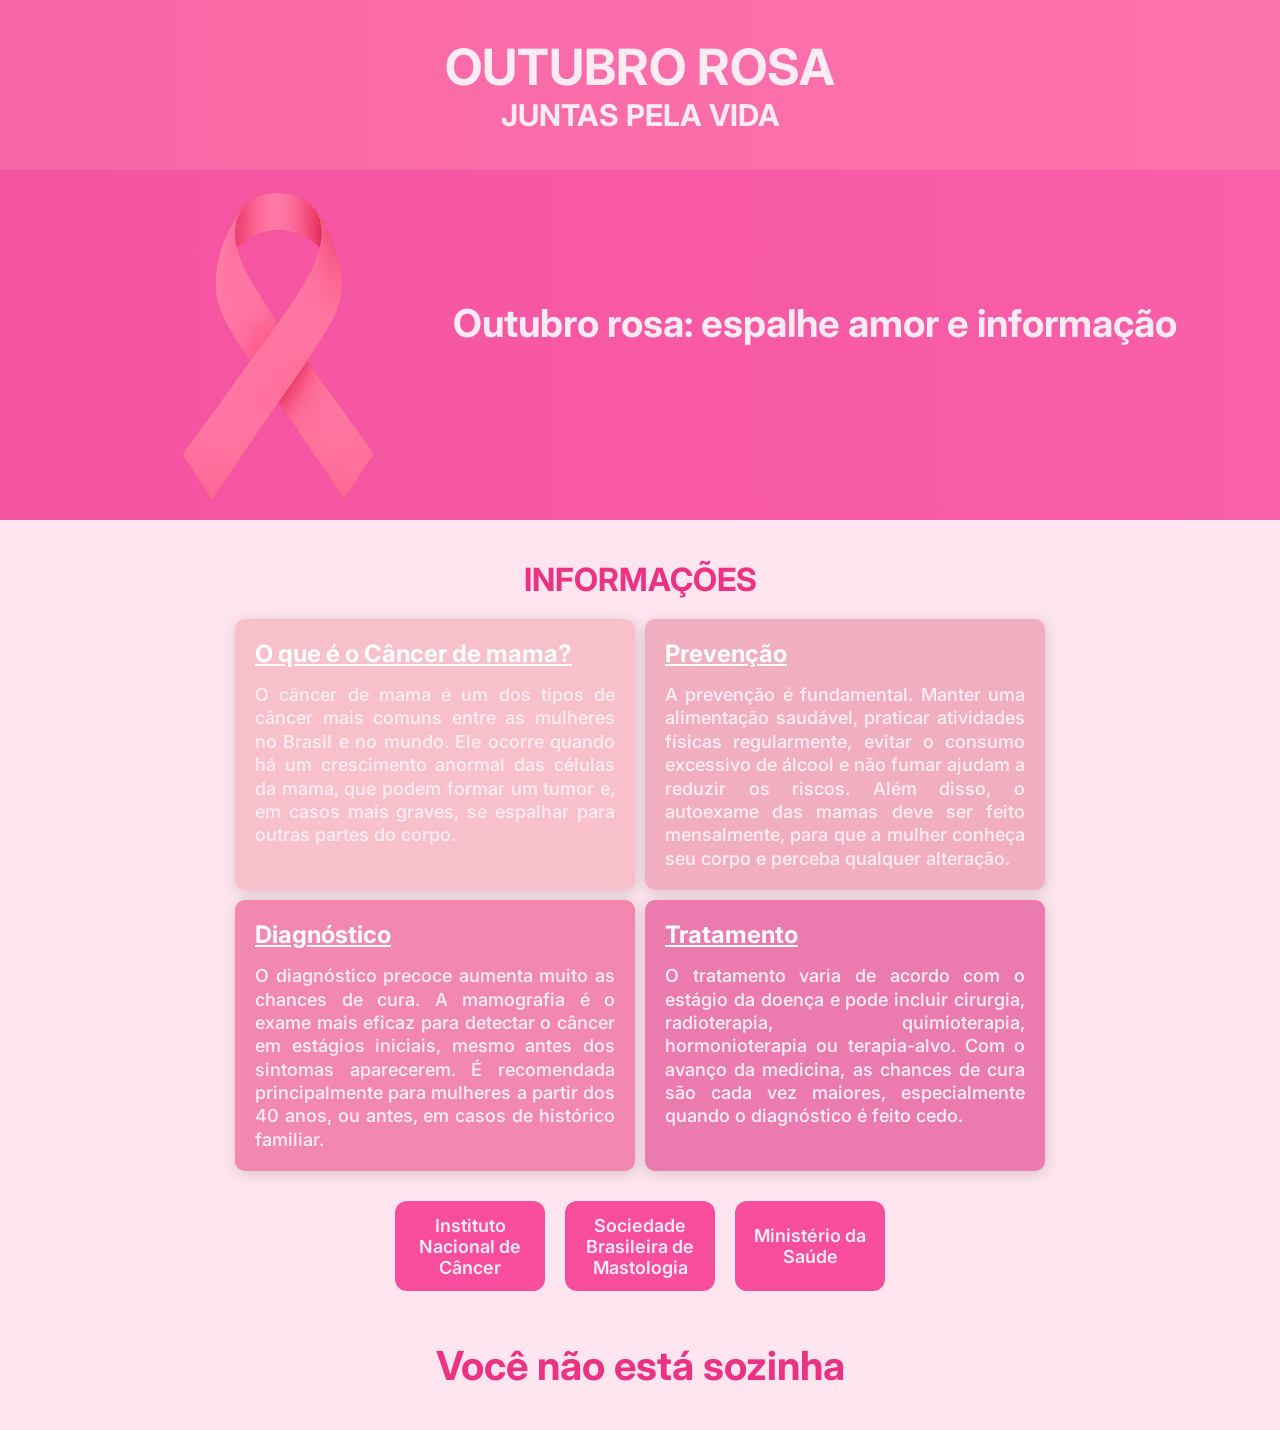
<file: index.html>
<!DOCTYPE html>
<html lang="pt-br">
<head>
    <meta charset="UTF-8">
    <meta name="viewport" content="width=device-width, initial-scale=1.0">
    <title>Outubro Rosa</title>
    <link rel="stylesheet" href="./assets/css/style.css">
</head>
<body>
    <header>
        <div id="titles-area">
            <div id="text-1">
                <h1>Outubro rosa</h1>
            </div>
            <div id="title-2">
                <h2>Juntas pela vida</h2>
            </div>
        </div>
    </header>
    <main>
        <section id="banner" class="section-area">
            <div id="banner-area">
                <div id="img-banner">
                    <img src="assets/images/laco-outubro-rosa.png">
                </div>
                <div id="container-frases">
                    <div id="frases-area">
                        <div>Outubro rosa: espalhe amor e informação</div>
                        <div>Seu cuidado é amor próprio</div>
                        <div>Detectar cedo é salvar vidas</div>
                        <div>Cuidar de si é um gesto <br class="quebra"> de força</div>
                    </div>
                </div>
            </div>
        </section>
        <section id="info" class="section-area">
            <div id="info-area">
                <div id="infos">
                    <h2>Informações</h2>
                    <div id="container-box">
                            <div class="box-info" id="box-1">
                                <h3>O que é o Câncer de mama?</h3>
                                    <p>O câncer de mama é um dos tipos de câncer mais comuns entre as mulheres no Brasil e no mundo. Ele ocorre quando há um crescimento anormal das células da mama, que podem formar um tumor e, em casos mais graves, se espalhar para outras partes do corpo.</p>
                            </div>
                            <div class="box-info" id="box-2">
                                <h3>Prevenção</h3>
                                    <p>A prevenção é fundamental. Manter uma alimentação saudável, praticar atividades físicas regularmente, evitar o consumo excessivo de álcool e não fumar ajudam a reduzir os riscos. Além disso, o autoexame das mamas deve ser feito mensalmente, para que a mulher conheça seu corpo e perceba qualquer alteração.</p>
                            </div>
                            <div class="box-info" id="box-3">
                                <h3>Diagnóstico</h3>
                                    <p>O diagnóstico precoce aumenta muito as chances de cura. A mamografia é o exame mais eficaz para detectar o câncer em estágios iniciais, mesmo antes dos sintomas aparecerem. É recomendada principalmente para mulheres a partir dos 40 anos, ou antes, em casos de histórico familiar.</p>
                            </div>
                            <div class="box-info" id="box-4">
                                <h3>Tratamento</h3>
                                    <p>O tratamento varia de acordo com o estágio da doença e pode incluir cirurgia, radioterapia, quimioterapia, hormonioterapia ou terapia-alvo. Com o avanço da medicina, as chances de cura são cada vez maiores, especialmente quando o diagnóstico é feito cedo.</p>
                            </div>
                        </div>
                </div>
                <div id="links">
                    <div class="link">
                        <a href="https://www.gov.br/inca/pt-br">Instituto Nacional de Câncer</a>
                    </div>
                    <div class="link">
                        <a href="https://sbmastologia.com.br/">Sociedade Brasileira de Mastologia</a>
                    </div>
                    <div class="link">
                        <a href="https://www.gov.br/saude/pt-br">Ministério da Saúde</a>
                    </div>
                </div>
                <div id="mensagem-area">
                    <p>Você não está sozinha</p>
                </div>  
            </div>
        </section>
    </main>
</body>
</html>
</file>
<file: assets/css/style.css>
@import url('https://fonts.googleapis.com/css2?family=Inter:ital,opsz,wght@0,14..32,100..900;1,14..32,100..900&family=Open+Sans:ital,wght@0,300..800;1,300..800&display=swap');

* {
    margin: 0;
    padding: 0;
    box-sizing: border-box;
}

body {
    font-family: 'Inter', Arial, Helvetica, sans-serif;
    background-color: #fee5ef;
}

header {
    background-image: linear-gradient(to right, #F867A5, #FD73AE);
    color: #FFECF3;
    text-transform: uppercase;
    height: 170px;
    display: flex;
    align-items: center;
    justify-content: center;
}

header #titles-area #title-2 {
    display: flex;
    justify-content: center;
}

header #titles-area h1 {
    font-size: 50px;
}

header #titles-area h2 {
    font-size: 30px;
}

.section-area {
    width: 100%;
}

main {
    width: 100%;
}

main #banner {
    background-image: linear-gradient(to right, #F4539F, #FA5FA9);
    height: 350px;
}

#banner #banner-area {
    width: 100%;
    max-width: 1180px;
    display: flex;
    align-items: center;
    justify-content: center;
    margin: auto;
    height: inherit;
    overflow: hidden;
}

#banner #img-banner {
    width: 350px;
    margin-top: 30px;
}

#banner img {
    width: 100%;
    transition-duration: .5s;
}

#banner:hover img {
    transform: scale(1.05);
}

@keyframes animacao {
    0% {transform: translateY(20%);}
    25% {transform: translateY(-2%);}
    40% {transform: translateY(-28%);}
    50% {transform: translateY(-28%);}
    65% {transform: translateY(-52%);}
    70% {transform: translateY(-52%);}
    80% {transform: translateY(-77%);}
    85% {transform: translateY(-77%);}
    100% {transform: translateY(-100%);}
}

#banner #container-frases {
    height: 5.6em;
    overflow: hidden;
}

#banner #frases-area {
    margin: auto;
    animation: animacao 6s infinite ;
}

#banner #frases-area div {
    font-size: 2.4em; 
    color: #FDEBF3;
    font-weight: bold;
    margin-bottom: 42px;
    text-align: center;
}

main #info {
    background-color: #fee5ef;
}

#info #infos {
    width: 100%;
    margin: 20px 0;
    display: flex;
    flex-direction: column;
    align-items: center;
}

.quebra {
    display: none;
}

#infos h2 {
    color: #EC3283;
    text-transform: uppercase;
    font-size: 32px;
    margin: 20px 0;
    text-align: center;
}

#infos #container-box {
    display: grid;
    grid-template-areas: 
        'box-1 box-2'
        'box-3 box-4'
    ;
    grid-gap: 10px;
    margin: 0 10px;
}

#container-box .box-info {
    width: 100%;
    max-width: 400px;
    height: 100%;
    min-height: 260px;
    border-radius: 10px;
    padding: 20px;
    box-shadow: 1px 3px 15px rgba(0, 0, 0, 0.150);
}

#box-1 {
    background-color: #f8c0ca;
    grid-area: box-1;
}

#box-2 {
    background-color: #F2AEC1;
    grid-area: box-2;
}

#box-3 {
    background-color: #F288AF;
    grid-area: box-3;
}

#box-4 {
    background-color: #eb7aae;
    grid-area: box-4;
}

#box-1 h3,
#box-2 h3 {
    color: white;
}

#box-1 p,
#box-2 p {
    color: #FDEBF3;
}

#box-3 h3,
#box-4 h3 {
    color: white;
}

#infos p {
    font-size: 18px;
    font-weight: 550;
    text-align: justify;
    line-height: 1.3em;
    width: 100%;
}

#box-3 p,
#box-4 p {
    color: #FDEBF3;
}

#infos h3 {
    margin-bottom: 15px;
    font-size: 24px;
    text-decoration: underline;
}


#info #links {
    display: flex;
    align-items: center;
    justify-content: center;
}

#links .link {
    display: flex;
    align-items: center;
    justify-content: center;
    margin: 10px;
    padding: 45px 10px;
    width: 150px;
    height: 80px;
    background-color: #F94E9E;
    border-radius: 12px;
    transition-duration: .2s;
}

#links a {
    font-weight: 600;
    font-size: 18px;
    text-decoration: none;
    color: #FDEBF3;
    text-align: center;
}

#links .link:hover {
    box-shadow: 3px 2px 8px rgba(0, 0, 0, 0.200);
    transform: scale(1.02);
    background-color: #f560a5;
}

#info #mensagem-area {
    text-align: center;
    font-size: 40px;
    font-weight: bold;
    color: #EC3283;
    margin: 40px 0;
}


@media (max-width: 650px) {
    #infos #container-box {
    display: flex;
    flex-direction: column;
    }

}

@media (max-width: 420px) {
    header #titles-area h1 {
        font-size: 40px;
    }

    header #titles-area h2 {
        font-size: 25px;
    }

    #banner #img-banner {
        display: flex;
        justify-content: center;
        margin-top: 0;
    }

    #img-banner img {
        width: 150px;
    }

    #banner #banner-area {
        flex-direction: column;
    }

    #banner #frases-area div {
        font-size: 1.5em;
    }

    #links .link {
        margin: 5px;
    }

    #links a {
        font-size: 14px;
    }
}

@media (max-width: 330px) {
    header #titles-area h1 {
        font-size: 30px;
    }

    header #titles-area h2 {
        font-size: 15px;
    }
    
    @keyframes animacao {
    0% {transform: translatex(50%);}
    25% {transform: translatex(41.5%);}
    40% {transform: translatex(16%);}
    50% {transform: translatex(16%);}
    65% {transform: translatex(-9%);}
    70% {transform: translatex(-9%);}
    80% {transform: translatex(-33.5%);}
    85% {transform: translatex(-33.5%);}
    100% {transform: translatex(-46%);}
    }
    
    #banner #frases-area {
        display: flex;
        flex-direction: row;
        animation: animacao 6s infinite;
        transform: translateX(-46%);
    }
    
    .quebra {
        display: flex;
    }

    #banner #frases-area div {
        margin-right: 180px;
        width: 400px;
        font-size: 1.3em;
    }

    #info #links {
        flex-direction: column;
    }

    #links .link {
        width: 250px;
    }

    .link a {
        font-size: 20px;
    }

}
</file>
